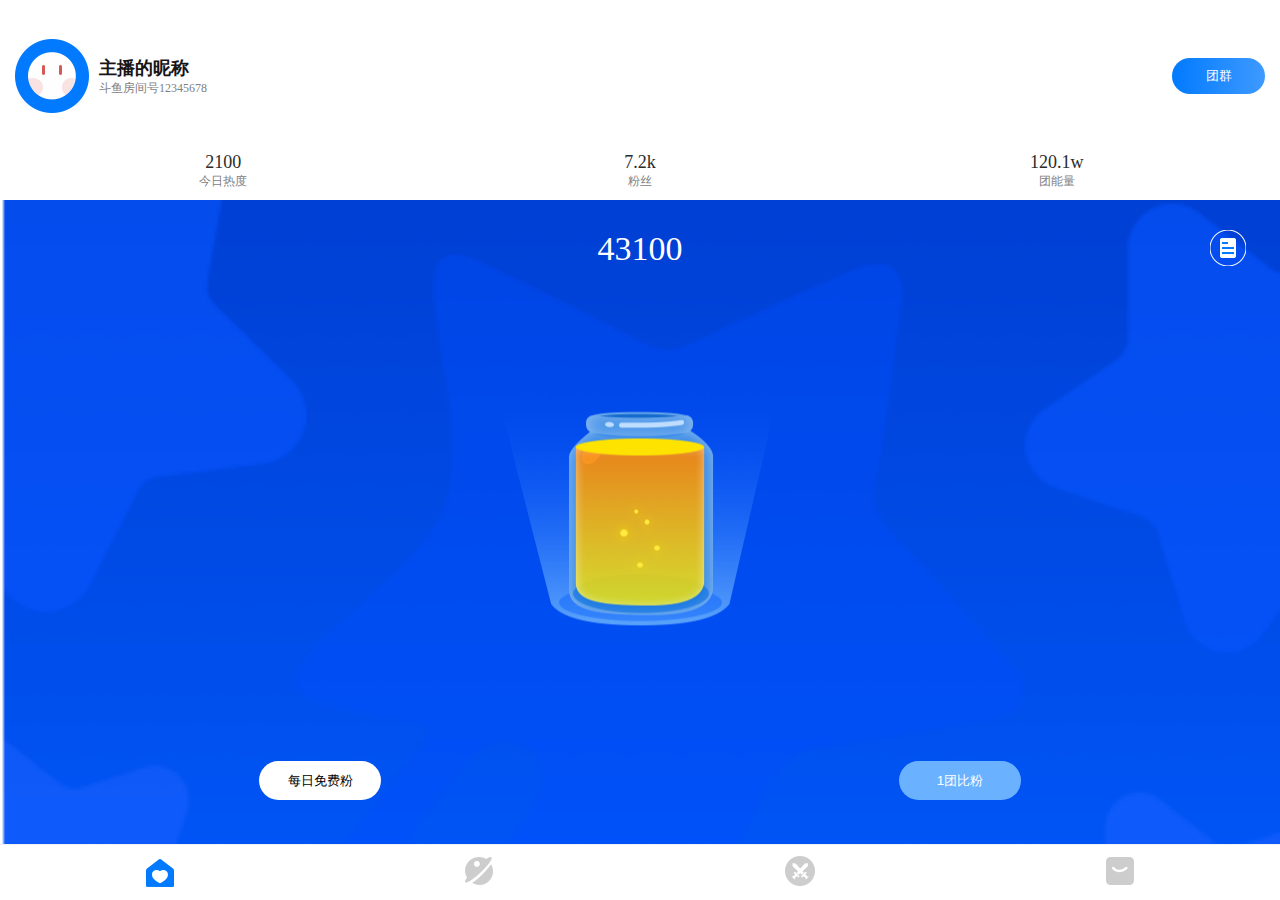
<file: index.html>
<!DOCTYPE html>
<html lang="en">

<head>
  <meta charset="UTF-8">
  <meta name="viewport" content="width=device-width, initial-scale=1.0">
  <title>Document</title>
  <link rel="stylesheet" href="./css/reset.css">
  <link rel="stylesheet" href="./css/index.css">
</head>

<body>
  <div class="pink-container">

    <div class="header">
      <div class="header-info">
        <div class="info-left">
          <img src="./img/index/头像.png" alt="头像">
          <p><span>主播的昵称</span><span>斗鱼房间号12345678</span></p>
        </div>
        <div class="header-group" >
          <input type="button" value="团群">
        </div>
      </div>
      <div class="header-num">
        <p><span>2100</span><span>今日热度</span></p>
        <p><span>7.2k</span><span>粉丝</span></p>
        <p><span>120.1w</span><span>团能量</span></p>
      </div>
    </div>

    <div class="main">
      <div class="mian-header">
        <p class="mian-num">43100</p>
        <img class="rule" src="./img/index/粉团规则.png" alt="粉团规则">
      </div>
      <div class="mian-pic clearfix">
        <img src="./img/index/瓶身.png" alt="瓶身">
        <img src="./img/index/容量.png" alt="容量">
      </div>
      <div class="main-button">
        <input type="button" value="每日免费粉">
        <input type="button" value="1团比粉">
      </div>
    </div>

    <footer>
      <img src="./img/img/home_on.png" alt="home_on">
      <a href="info.html" target=" _self"><img src="./img/img/news_off.png" alt="news_off"></a>
      <a href="race.html" target="_self"><img src="./img/img/gusse_game_off.png" alt="gusse_game_off"></a>
      <a href="mall.html" target="_self"><img src="./img/img/shop_off.png" alt="shop_off"></a>
    </footer>

  </div>
</body>

</html>
</file>
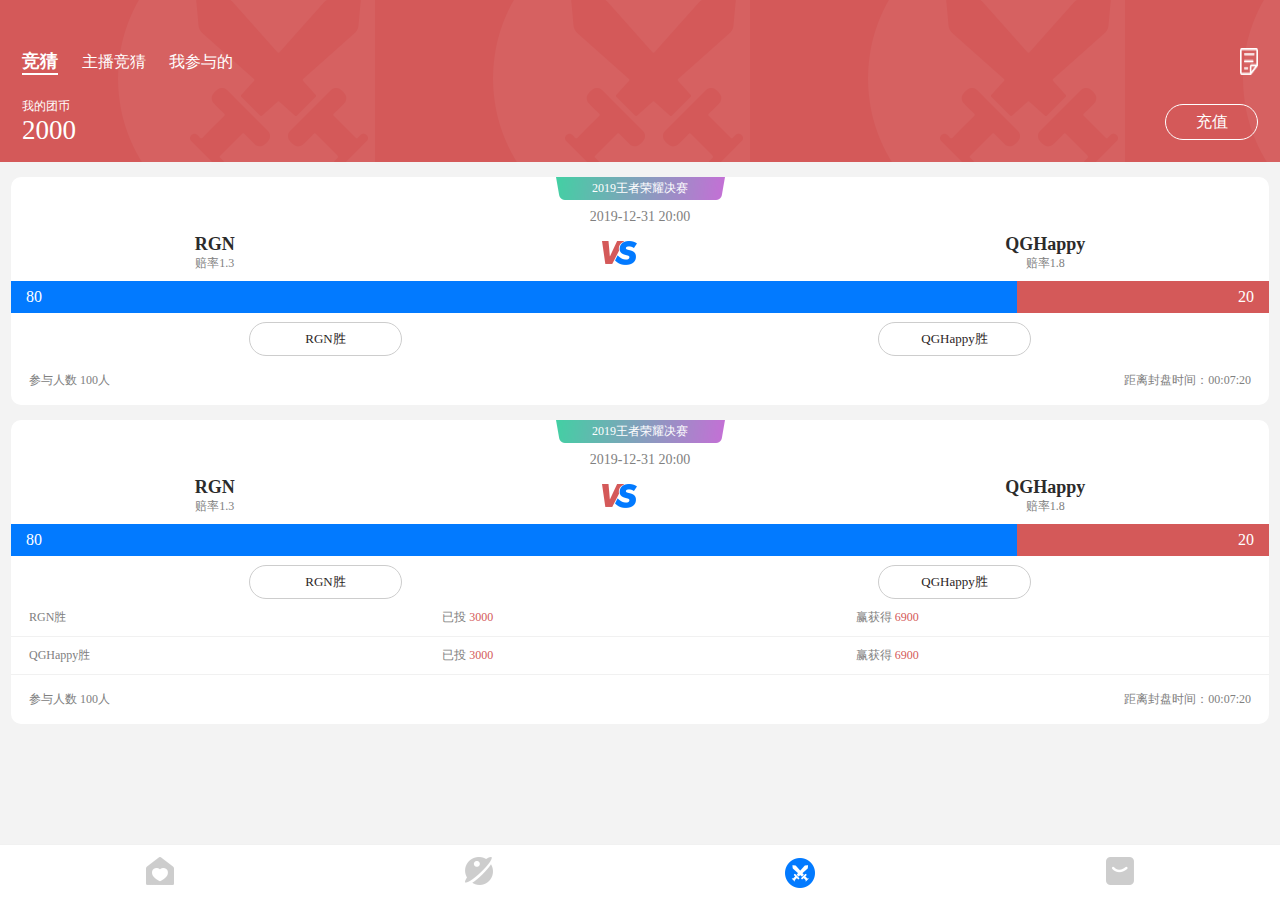
<file: race.html>
<!DOCTYPE html>
<html lang="en">

<head>
    <meta charset="UTF-8">
    <meta name="viewport" content="width=device-width, initial-scale=1.0">
    <title>Document</title>
    <link rel="stylesheet" href="./css/reset.css">
    <link rel="stylesheet" href="./css/race.css">
</head>

<body>
    <div class="pink-container">
        <div class="header">
            <div class="header-nav">
                <ul>
                    <li>竞猜</li>
                    <li>主播竞猜</li>
                    <li>我参与的</li>
                </ul>
                <img src="./img/race/竞猜规则.png" alt="竞猜规则">
            </div>
            <div class="header-pay">
                <p><span>我的团币</span><span>2000</span></p>
                <input type="button" value="充值">
            </div>
        </div>

        <div class="main">
            <div class="item">
                <p class="item-top">2019王者荣耀决赛</p>
                <p class="item-date">2019-12-31 20:00</p>
                <div class="item-vs">
                    <p><span>RGN</span><span>赔率1.3</span></p>
                    <img src="./img/race/VS.png" alt="VS">
                    <p><span>QGHappy</span><span>赔率1.8</span></p>
                </div>
                <!-- <div class="item-pic clearfix">
                        <img class="blue" src="./img/race/蓝色方.png" alt="蓝色方">
                        <img class="red" src="./img/race/红色方.png" alt="红色方">
                    </div> -->
                <div class="item-pic">
                    <div class="blue box">80</div>
                    <div class="red box">20</div>
                </div>
                <div class="item-pick">
                    <input type="button" value="RGN胜">
                    <input type="button" value="QGHappy胜">
                </div>
                <p class="item-num">
                    <span>参与人数 100人</span>
                    <span>距离封盘时间：00:07:20</span>
                </p>
            </div>
            <div class="item">
                <p class="item-top">2019王者荣耀决赛</p>
                <p class="item-date">2019-12-31 20:00</p>
                <div class="item-vs">
                    <p><span>RGN</span><span>赔率1.3</span></p>
                    <img src="./img/race/VS.png" alt="VS">
                    <p><span>QGHappy</span><span>赔率1.8</span></p>
                </div>
                <div class="item-pic">
                    <div class="blue box">80</div>
                    <div class="red box">20</div>
                </div>
                <div class="item-pick">
                    <input type="button" value="RGN胜">
                    <input type="button" value="QGHappy胜">
                </div>
                <div class="item-result">
                    <p>
                        <span>RGN胜</span>
                        <span>已投 <span class="num">3000</span></span>
                        <span>赢获得 <span class="num">6900</span></span>
                    </p>
                    <p>
                        <span>QGHappy胜</span>
                        <span>已投 <span class="num">3000</span></span>
                        <span>赢获得 <span class="num">6900</span></span>
                    </p>
                </div>
                <p class="item-num">
                    <span>参与人数 100人</span>
                    <span>距离封盘时间：00:07:20</span>
                </p>
            </div>
        </div>

        <footer>
            <a href="index.html" target="_self"><img src="./img/img/home_off.png" alt="home_off"></a>
            <a href="info.html" target="_self"><img src="./img/img/news_off.png" alt="news_off"></a>
            <img src="./img/img/guess_game_on.png" alt="guess_game_on">
            <a href="mall.html" target="_self"><img src="./img/img/shop_off.png" alt="shop_off"></a>
        </footer>
    </div>
</body>

</html>
</file>
<file: css/index.css>
.pink-container {
    display: flex;
    flex-direction: column;
    height: 100%;
}

/* header */
.header {
    display: flex;
    flex-direction: column;
    flex: 0 0 200px;
    padding: 0 15px;
}

.header-info {
    flex: 1;
    display: flex;
    justify-content: space-between;
}

.info-left {
    display: flex;
    align-items: center;
}

.info-left img {
    padding-right: 10px;
}

.info-left p {
    display: flex;
    flex: 1;
    flex-direction: column;
}

.info-left p span:nth-child(1) {
    font-size: 18px;
    font-family: PingFang-SC-Bold, PingFang-SC;
    font-weight: bold;
    color: rgba(23, 21, 21, 1);
}

.info-left p span:nth-child(2) {
    font-size: 12px;
    font-family: PingFang-SC-Regular, PingFang-SC;
    color: rgba(128, 128, 128, 1);
}

.header-group {
    display: flex;
    align-items: center;
}

.header-group input {
    width: 93px;
    height: 36px;
    background: linear-gradient(90deg, rgba(2, 122, 255, 1) 0%, rgba(62, 154, 255, 1) 100%);
    border-radius: 25px;
    color: #ffffff;
}

/* header num */
.header-num {
    display: flex;
    justify-content: space-around;
    padding-bottom: 10px;
}

.header-num p {
    display: flex;
    flex: 1;
    flex-direction: column;
    align-items: center;
}

.header-num p span:nth-child(1) {
    font-size: 18px;
    font-family: PingFang-SC-Medium, PingFang-SC;
    color: rgba(43, 43, 43, 1);
}

.header-num p span:nth-child(2) {
    font-size: 12px;
    font-family: PingFang-SC-Regular, PingFang-SC;
    color: rgba(128, 128, 128, 1);
}

/* main */
.main {
    background-image: url("../img/index/首页背景.png");
    display: flex;
    flex-direction: column;
    justify-content: space-between;
    flex: 1;
    position: relative;
    background-repeat: no-repeat;
    background-size: cover;
}

.mian-header {
    padding-top: 30px;
    display: flex;
    justify-content: center;
}

.mian-num {
    font-size: 34px;
    font-family: STHeitiSC-Medium, STHeitiSC;
    color: rgba(255, 255, 255, 1);
}
.rule{
    position: absolute;
    right: 34px;
    top: 30px;
}

.mian-pic img:nth-child(1){
    position: absolute;
    z-index: 1;
    left: 50%;
    transform: translate(-51%,-62%);
    top: 50%;
}
.mian-pic img:nth-child(2){
    position: absolute;
    z-index: 2;
    left: 50%;
    transform: translate(-50%,-50%);
    top: 50%;
}

.main-button {
    display: flex;
    justify-content: space-around;
    padding-bottom: 44px; 
}

.main-button input:nth-child(1) {
    width: 122px;
    height: 39px;
    background: rgba(255, 255, 255, 1);
    border-radius: 25px;
}

.main-button input:nth-child(2) {
    width: 122px;
    height: 39px;
    background: rgba(106, 177, 255, 1);
    border-radius: 25px;
    color: #ffffff;
}

/* footer */
footer {
    display: flex;
    justify-content: space-around;
    align-items: center;
    /* position: fixed;
    height: 55px;
    bottom: 0; */
    flex: 0 0 55px;
    border-top: 1px #f1f1f1 solid;
}
</file>
<file: css/race.css>
.pink-container {
    display: flex;
    flex-direction: column;
    height: 100%;
}

/* header */
.header {
    flex: 0 0 162px;
    background-image: url("../img/race/竞猜背景图.png");
    padding: 0 22px;
}

.header-nav {
    padding-top: 48px;
    padding-bottom: 23px;
    display: flex;
    justify-content: space-between;
}

.header-nav ul {
    display: flex;
    justify-content: space-between;
    width: 211px;
    height: 27px;
}

.header-nav li {
    font-size: 16px;
    font-family: PingFang-SC-Medium, PingFang-SC;
    font-weight: 500;
    color: rgba(255, 255, 255, 1);
    line-height: 27px;
}

.header-nav li:nth-child(1) {
    font-size: 18px;
    font-weight: 600;
    border-bottom: 2px #ffffff solid;
}

.header-pay {
    display: flex;
    justify-content: space-between;
    align-items: center;
}

.header-pay p {
    display: flex;
    flex-direction: column;
}

.header-pay span:first-child {
    font-size: 12px;
    font-family: PingFang-SC-Medium, PingFang-SC;
    font-weight: 500;
    color: rgba(255, 255, 255, 1);
}

.header-pay span:last-child {
    font-size: 27px;
    font-family: STHeitiSC-Medium, STHeitiSC;
    font-weight: 500;
    color: rgba(255, 255, 255, 1);
}

.header-pay input {
    width: 93px;
    height: 36px;
    border-radius: 25px;
    border: 1px solid rgba(255, 255, 255, 1);
    font-size: 16px;
    color: #ffffff;
    background-color: transparent;
}

/* main */
.main {
    flex: 1;
    background: rgba(243, 243, 243, 1);
    overflow-y: auto;
}

.main .item {
    background: #ffffff;
    margin: 15px 11px 8px;
    border-radius: 10px;
}

.main .item-top {
    height: 23px;
    font-size: 12px;
    font-family: PingFang-SC-Medium, PingFang-SC;
    font-weight: 500;
    color: rgba(255, 255, 255, 1);
    line-height: 23px;
    background-image: url("../img/race/竞猜名称背景.png");
    background-repeat: no-repeat;
    background-position: center;
    display: flex;
    justify-content: center;
}

.main .item-date {
    display: flex;
    justify-content: center;
    padding: 9px 0;
    font-size: 14px;
    font-family: PingFang-SC-Medium, PingFang-SC;
    font-weight: 500;
    color: rgba(128, 128, 128, 1);
}

.main .item-vs {
    display: flex;
    justify-content: space-around;
    align-items: center;
}

.main .item-vs p {
    display: flex;
    flex-direction: column;
    align-items: center;
}

.main .item-vs p span:first-child {
    font-size: 18px;
    font-family: PingFang-SC-Bold, PingFang-SC;
    font-weight: bold;
    color: rgba(43, 43, 43, 1);
}

.main .item-vs p span:last-child {
    font-size: 12px;
    font-family: PingFang-SC-Medium, PingFang-SC;
    font-weight: 500;
    color: rgba(128, 128, 128, 1);
}

/* .main .item-pic{
    height: 32px;
    margin: 9px 0;
    position: relative;
}
.main .item-pic .blue{
    position: absolute;
    z-index: 1;
}
.main .item-pic .red{
    position: absolute;
    z-index: 2;
    right: 0;
    top: 0;
} */
.main .item-pic {
    height: 32px;
    margin: 9px 0;
    display: flex;
    color: #ffffff;
}

.main .item-pic .blue {
    background-color: #027AFF;
    width: 80%;
    padding-left: 15px;
    line-height: 32px;
}

.main .item-pic .red {
    background-color: #D45959;
    flex: 1;
    text-align: end;
    padding-right: 15px;
    line-height: 32px;
}

.main .item-pick {
    display: flex;
    justify-content: space-around;
}

.main .item-pick input {
    width: 153px;
    height: 34px;
    border-radius: 22px;
    border: 1px solid rgba(205, 205, 205, 1);
    background: transparent;
    font-size: 13px;
    font-family: PingFang-SC-Medium, PingFang-SC;
    font-weight: 500;
    color: rgba(44, 38, 38, 1);
}

.main .item-result p {
    display: flex;
    font-size: 12px;
    font-family: PingFang-SC-Medium, PingFang-SC;
    font-weight: 500;
    color: rgba(128, 128, 128, 1);
    text-align: start;
    padding: 10px 0 10px 18px;
    border-bottom: 1px #F1F1F1 solid;
}

.main .item-result p span:nth-child(1) {
    flex: 1;
}

.main .item-result p span:nth-child(2) {
    flex: 1;
}

.main .item-result p span:nth-child(3) {
    flex: 1;
}

.item-result .num {
    color: #D45959;
}

.main .item-num {
    display: flex;
    justify-content: space-between;
    padding: 16px 18px;
    font-size: 12px;
    font-family: PingFang-SC-Medium, PingFang-SC;
    font-weight: 500;
    color: rgba(128, 128, 128, 1);
}


/* footer */
footer {
    flex: 0 0 55px;
    display: flex;
    justify-content: space-around;
    align-items: center;
    border-top: 1px #f1f1f1 solid;
}
</file>
